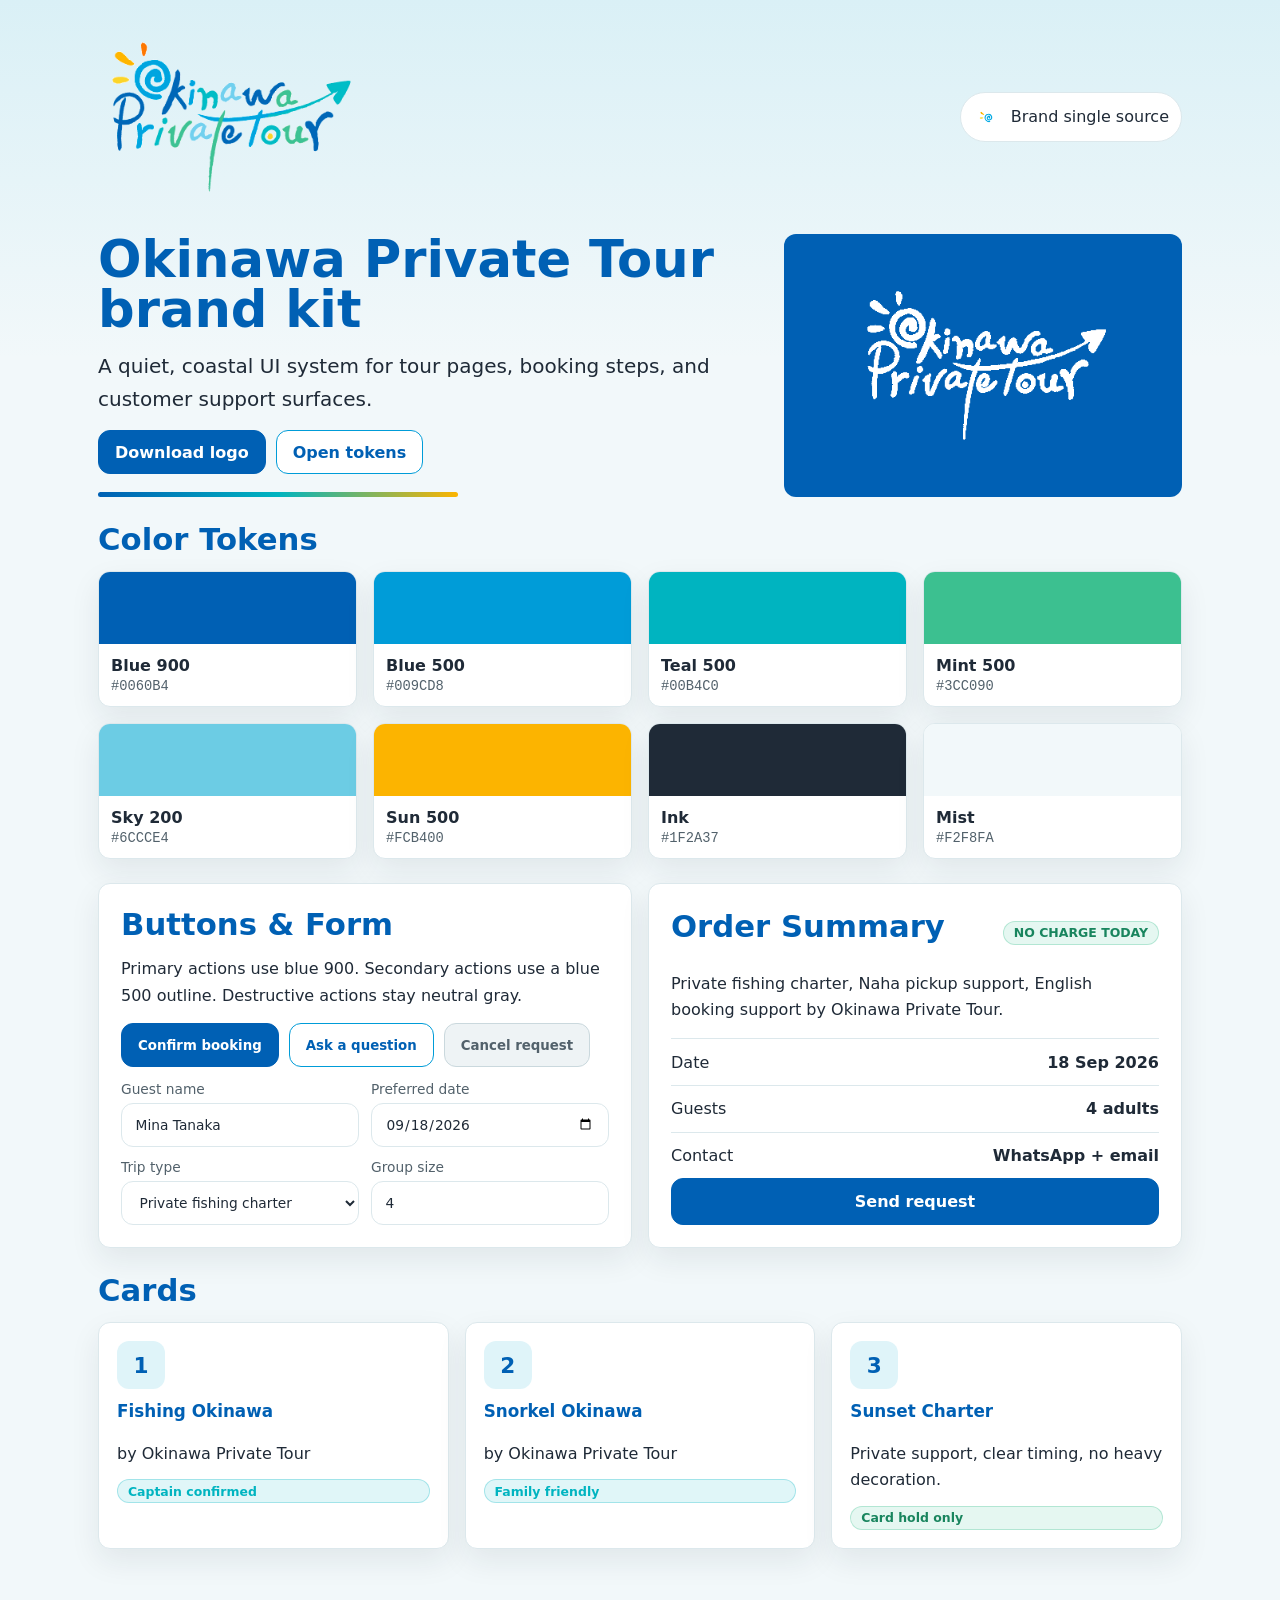
<file: brand/index.html>
<!doctype html>
<html lang="en">
<head>
  <meta charset="utf-8">
  <meta name="viewport" content="width=device-width, initial-scale=1">
  <meta name="robots" content="noindex,follow">
  <title>Okinawa Private Tour Brand Kit</title>
  <meta name="description" content="Logo, tokens, and UI usage reference for Okinawa Private Tour.">
  <link rel="icon" href="/brand/logo/favicon-32.png" sizes="32x32">
  <link rel="apple-touch-icon" href="/brand/logo/apple-touch-icon-180.png">
  <link rel="stylesheet" href="/brand/tokens.css">
  <style>
    * {
      box-sizing: border-box;
    }

    body {
      margin: 0;
    }

    .page {
      background:
        linear-gradient(180deg, rgba(108, 204, 228, 0.18), transparent 360px),
        var(--opt-mist);
      color: var(--opt-ink);
      font-family: var(--opt-font-body);
      min-height: 100vh;
    }

    .wrap {
      margin: 0 auto;
      max-width: 1120px;
      padding: 28px 18px 56px;
    }

    .topbar {
      align-items: center;
      display: flex;
      gap: 18px;
      justify-content: space-between;
      margin-bottom: 28px;
    }

    .brand-logo {
      display: block;
      height: auto;
      max-width: 260px;
      width: min(62vw, 260px);
    }

    .avatar-chip {
      align-items: center;
      background: var(--opt-paper);
      border: 1px solid var(--opt-border);
      border-radius: 999px;
      display: inline-flex;
      gap: 8px;
      padding: 7px 12px 7px 8px;
    }

    .avatar-chip img {
      height: 34px;
      width: 34px;
    }

    h1,
    h2,
    h3 {
      color: var(--opt-blue-900);
      font-family: var(--opt-font-heading);
      letter-spacing: 0;
      margin: 0;
    }

    h1 {
      font-size: clamp(2rem, 4vw, 4rem);
      line-height: 0.98;
      max-width: 780px;
    }

    h2 {
      font-size: clamp(1.35rem, 2.4vw, 2rem);
      margin-bottom: 14px;
    }

    h3 {
      font-size: 1.05rem;
      margin-bottom: 8px;
    }

    p {
      line-height: 1.65;
      margin: 0;
    }

    .intro {
      display: grid;
      gap: 22px;
      grid-template-columns: minmax(0, 1.25fr) minmax(280px, 0.75fr);
      margin-bottom: 24px;
    }

    .lead {
      font-size: clamp(1rem, 2vw, 1.25rem);
      margin-top: 16px;
      max-width: 700px;
    }

    .panel {
      padding: 22px;
    }

    .dark-panel {
      background: var(--opt-blue-900);
      border-radius: var(--opt-radius);
      color: var(--opt-paper);
      display: grid;
      min-height: 210px;
      place-items: center;
      padding: 28px;
    }

    .dark-panel img {
      max-width: 260px;
      width: 100%;
    }

    .section {
      margin-top: 24px;
    }

    .grid {
      display: grid;
      gap: 16px;
    }

    .swatches {
      grid-template-columns: repeat(4, minmax(0, 1fr));
    }

    .swatch {
      min-height: 132px;
      overflow: hidden;
      padding: 0;
    }

    .swatch-color {
      min-height: 72px;
    }

    .swatch-copy {
      padding: 12px;
    }

    .swatch-copy strong,
    .summary-row strong {
      display: block;
      font-family: var(--opt-font-heading);
    }

    .swatch-copy code {
      color: #52616B;
      font-size: 0.86rem;
    }

    .components {
      grid-template-columns: 1fr 1fr;
    }

    .button-row {
      display: flex;
      flex-wrap: wrap;
      gap: 10px;
      margin-top: 14px;
    }

    .cards {
      grid-template-columns: repeat(3, minmax(0, 1fr));
    }

    .sample-card {
      display: flex;
      flex-direction: column;
      gap: 12px;
      min-height: 210px;
      padding: 18px;
    }

    .sample-card .icon {
      align-items: center;
      background: rgba(108, 204, 228, 0.22);
      border-radius: var(--opt-radius);
      color: var(--opt-blue-900);
      display: inline-flex;
      font-family: var(--opt-font-heading);
      font-size: 1.35rem;
      font-weight: 900;
      height: 48px;
      justify-content: center;
      width: 48px;
    }

    .form-grid {
      display: grid;
      gap: 12px;
      grid-template-columns: 1fr 1fr;
      margin-top: 14px;
    }

    label {
      color: #52616B;
      display: grid;
      font-size: 0.86rem;
      gap: 6px;
    }

    .summary {
      display: grid;
      gap: 12px;
    }

    .summary-head {
      align-items: center;
      display: flex;
      gap: 10px;
      justify-content: space-between;
    }

    .summary-row {
      align-items: center;
      border-top: 1px solid var(--opt-border);
      display: flex;
      justify-content: space-between;
      padding-top: 12px;
    }

    .accent-line {
      background: linear-gradient(90deg, var(--opt-blue-900), var(--opt-teal-500), var(--opt-sun-500));
      border-radius: 999px;
      height: 5px;
      margin-top: 18px;
      max-width: 360px;
    }

    @media (max-width: 760px) {
      .topbar,
      .intro,
      .components {
        grid-template-columns: 1fr;
      }

      .topbar {
        align-items: flex-start;
        display: grid;
      }

      .swatches,
      .cards {
        grid-template-columns: repeat(2, minmax(0, 1fr));
      }
    }

    @media (max-width: 430px) {
      .wrap {
        padding-left: 14px;
        padding-right: 14px;
      }

      .panel,
      .sample-card {
        padding: 16px;
      }

      .swatches,
      .cards,
      .form-grid {
        grid-template-columns: 1fr;
      }

      .button-row .opt-button {
        width: 100%;
      }
    }
  </style>
</head>
<body>
  <main class="page">
    <div class="wrap">
      <header class="topbar">
        <img class="brand-logo" src="/brand/logo/okinawa-private-tour-horizontal.png" alt="Okinawa Private Tour">
        <span class="avatar-chip">
          <img src="/brand/logo/okinawa-private-tour-avatar.png" alt="">
          Brand single source
        </span>
      </header>

      <section class="intro">
        <div>
          <h1>Okinawa Private Tour brand kit</h1>
          <p class="lead">A quiet, coastal UI system for tour pages, booking steps, and customer support surfaces.</p>
          <div class="button-row">
            <a class="opt-button opt-button-primary" href="/brand/logo/okinawa-private-tour-horizontal.png">Download logo</a>
            <a class="opt-button opt-button-secondary" href="/brand/tokens.css">Open tokens</a>
          </div>
          <div class="accent-line" aria-hidden="true"></div>
        </div>
        <div class="dark-panel">
          <img src="/brand/logo/okinawa-private-tour-white.png" alt="Okinawa Private Tour white logo">
        </div>
      </section>

      <section class="section">
        <h2>Color Tokens</h2>
        <div class="grid swatches">
          <article class="opt-card swatch">
            <div class="swatch-color" style="background:#0060B4"></div>
            <div class="swatch-copy"><strong>Blue 900</strong><code>#0060B4</code></div>
          </article>
          <article class="opt-card swatch">
            <div class="swatch-color" style="background:#009CD8"></div>
            <div class="swatch-copy"><strong>Blue 500</strong><code>#009CD8</code></div>
          </article>
          <article class="opt-card swatch">
            <div class="swatch-color" style="background:#00B4C0"></div>
            <div class="swatch-copy"><strong>Teal 500</strong><code>#00B4C0</code></div>
          </article>
          <article class="opt-card swatch">
            <div class="swatch-color" style="background:#3CC090"></div>
            <div class="swatch-copy"><strong>Mint 500</strong><code>#3CC090</code></div>
          </article>
          <article class="opt-card swatch">
            <div class="swatch-color" style="background:#6CCCE4"></div>
            <div class="swatch-copy"><strong>Sky 200</strong><code>#6CCCE4</code></div>
          </article>
          <article class="opt-card swatch">
            <div class="swatch-color" style="background:#FCB400"></div>
            <div class="swatch-copy"><strong>Sun 500</strong><code>#FCB400</code></div>
          </article>
          <article class="opt-card swatch">
            <div class="swatch-color" style="background:#1F2A37"></div>
            <div class="swatch-copy"><strong>Ink</strong><code>#1F2A37</code></div>
          </article>
          <article class="opt-card swatch">
            <div class="swatch-color" style="background:#F2F8FA"></div>
            <div class="swatch-copy"><strong>Mist</strong><code>#F2F8FA</code></div>
          </article>
        </div>
      </section>

      <section class="section grid components">
        <article class="opt-card panel">
          <h2>Buttons & Form</h2>
          <p>Primary actions use blue 900. Secondary actions use a blue 500 outline. Destructive actions stay neutral gray.</p>
          <div class="button-row">
            <button class="opt-button opt-button-primary" type="button">Confirm booking</button>
            <button class="opt-button opt-button-secondary" type="button">Ask a question</button>
            <button class="opt-button opt-button-danger" type="button">Cancel request</button>
          </div>
          <div class="form-grid">
            <label>Guest name
              <input class="opt-field" value="Mina Tanaka">
            </label>
            <label>Preferred date
              <input class="opt-field" type="date" value="2026-09-18">
            </label>
            <label>Trip type
              <select class="opt-field">
                <option>Private fishing charter</option>
                <option>Snorkel boat</option>
                <option>Sunset cruise</option>
              </select>
            </label>
            <label>Group size
              <input class="opt-field" type="number" value="4">
            </label>
          </div>
        </article>

        <article class="opt-card panel summary">
          <div class="summary-head">
            <h2>Order Summary</h2>
            <span class="opt-tag opt-tag-success">NO CHARGE TODAY</span>
          </div>
          <p>Private fishing charter, Naha pickup support, English booking support by Okinawa Private Tour.</p>
          <div class="summary-row"><span>Date</span><strong>18 Sep 2026</strong></div>
          <div class="summary-row"><span>Guests</span><strong>4 adults</strong></div>
          <div class="summary-row"><span>Contact</span><strong>WhatsApp + email</strong></div>
          <a class="opt-button opt-button-primary" href="mailto:info@nice.okinawa">Send request</a>
        </article>
      </section>

      <section class="section">
        <h2>Cards</h2>
        <div class="grid cards">
          <article class="opt-card sample-card">
            <span class="icon">1</span>
            <h3>Fishing Okinawa</h3>
            <p>by Okinawa Private Tour</p>
            <span class="opt-tag">Captain confirmed</span>
          </article>
          <article class="opt-card sample-card">
            <span class="icon">2</span>
            <h3>Snorkel Okinawa</h3>
            <p>by Okinawa Private Tour</p>
            <span class="opt-tag">Family friendly</span>
          </article>
          <article class="opt-card sample-card">
            <span class="icon">3</span>
            <h3>Sunset Charter</h3>
            <p>Private support, clear timing, no heavy decoration.</p>
            <span class="opt-tag opt-tag-success">Card hold only</span>
          </article>
        </div>
      </section>
    </div>
  </main>
</body>
</html>
</file>
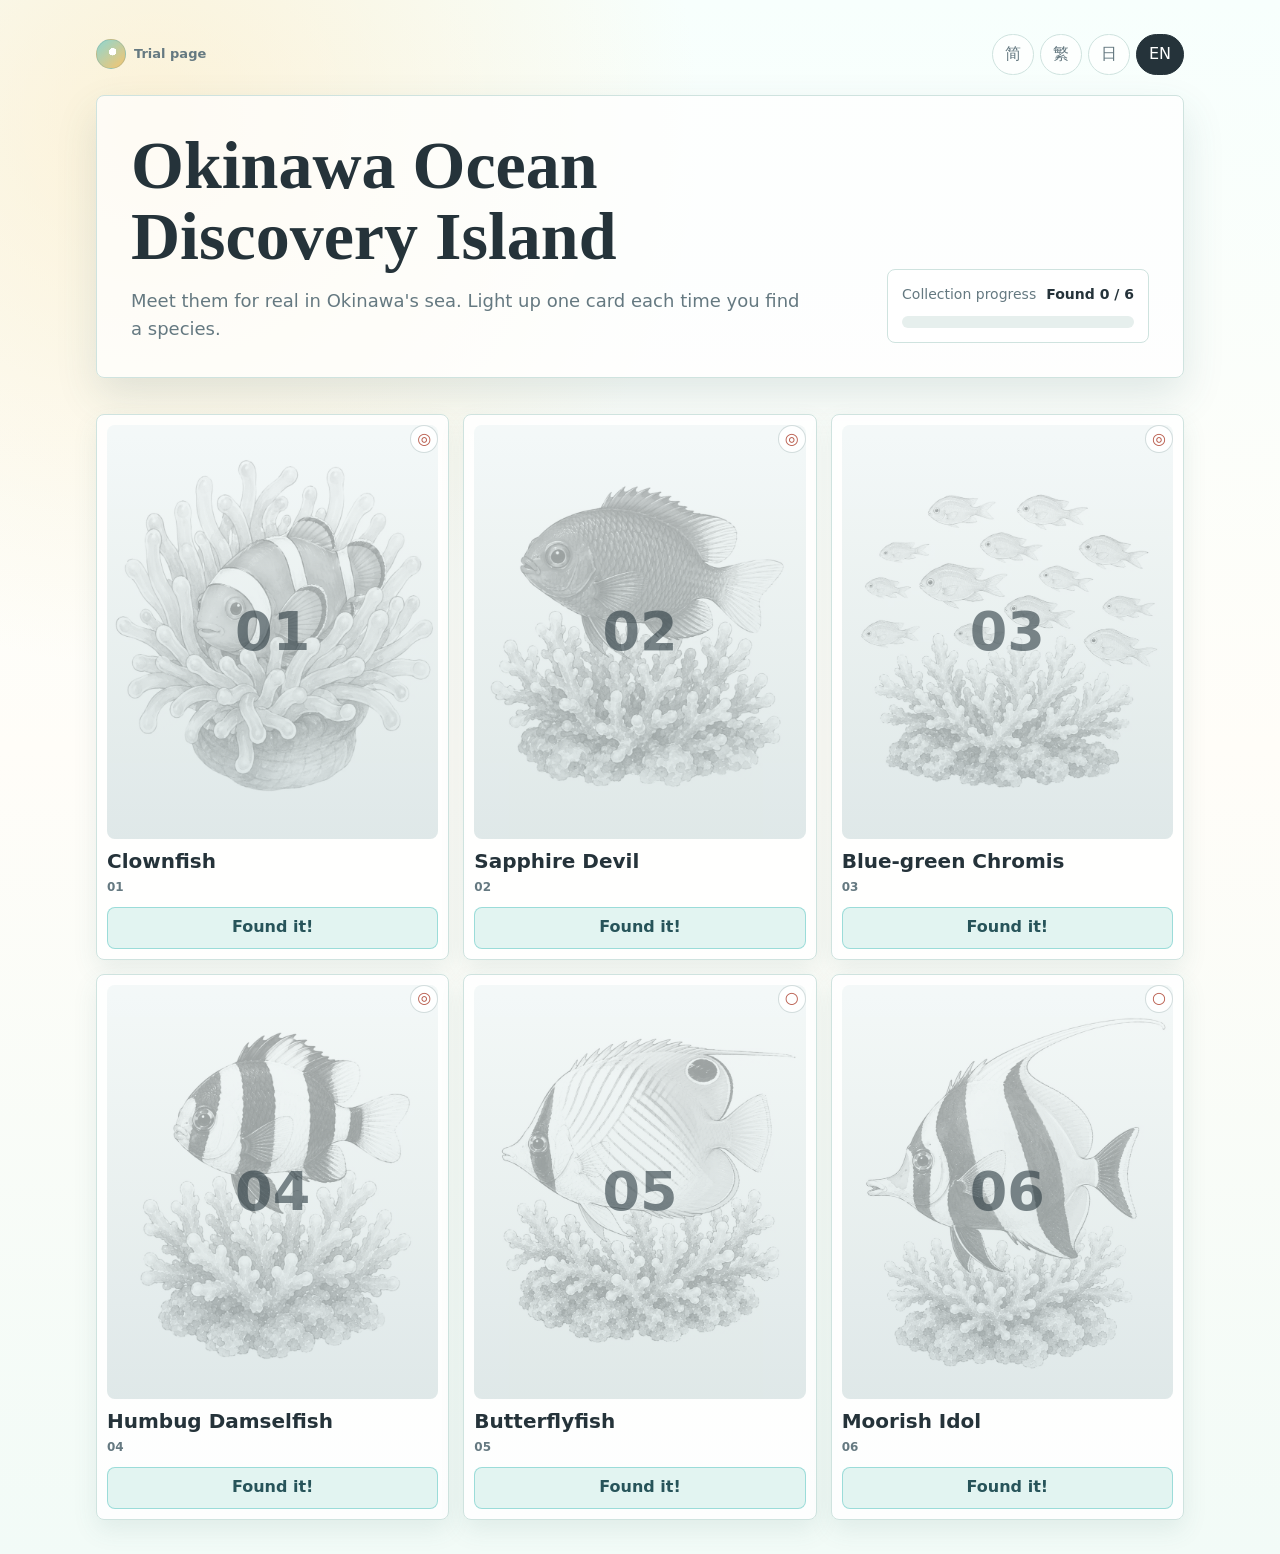
<file: island/index.html>
<!doctype html>
<html lang="zh-Hans">
<head>
<meta charset="utf-8">
<meta name="viewport" content="width=device-width, initial-scale=1">
<meta name="robots" content="noindex,nofollow,noarchive">
<title>冲绳海洋发现岛</title>
<meta name="description" content="在冲绳的海里真实遇见它们，每发现一种就点亮一张卡。">
<style>
  :root {
    color-scheme: light;
    --paper: #fffdf7;
    --wash: #f3fbfa;
    --wash-strong: #e2f4f1;
    --ink: #25333a;
    --muted: #657981;
    --line: #cfe3df;
    --accent: #f08f79;
    --accent-dark: #ba5f50;
    --sun: #f8ca6a;
    --card: rgba(255,255,255,.88);
    --shadow: 0 18px 42px rgba(57, 98, 105, .14);
    --radius: 8px;
    --font: "Hiragino Kaku Gothic ProN", "Yu Gothic", "Noto Sans SC", "PingFang SC", system-ui, sans-serif;
    --serif: Georgia, "Songti SC", serif;
  }

  * { box-sizing: border-box; }
  html { min-width: 320px; }
  body {
    margin: 0;
    background:
      radial-gradient(circle at 12% 8%, rgba(255, 231, 186, .55), transparent 30%),
      linear-gradient(180deg, #f7fffd 0%, #fffdf8 48%, #f2fbf7 100%);
    color: var(--ink);
    font-family: var(--font);
    line-height: 1.55;
  }

  button {
    font: inherit;
  }

  .page {
    width: min(1120px, 100%);
    margin: 0 auto;
    padding: 20px 16px 34px;
  }

  .hero {
    padding: 14px 0 18px;
  }

  .topline {
    display: flex;
    align-items: center;
    justify-content: space-between;
    gap: 14px;
    margin-bottom: 20px;
  }

  .brand-mark {
    display: inline-flex;
    align-items: center;
    gap: 8px;
    color: var(--muted);
    font-size: 13px;
    font-weight: 700;
  }

  .brand-mark::before {
    content: "";
    width: 28px;
    height: 28px;
    border-radius: 50%;
    background:
      radial-gradient(circle at 56% 42%, #fff 0 16%, transparent 17%),
      linear-gradient(140deg, #8fd6d0, #f7c56f);
    border: 1px solid rgba(93, 139, 139, .26);
  }

  .lang-switch {
    display: flex;
    flex-wrap: wrap;
    justify-content: flex-end;
    gap: 6px;
  }

  .lang-switch button,
  .plain-btn {
    border: 1px solid var(--line);
    background: rgba(255,255,255,.78);
    color: var(--muted);
    border-radius: 999px;
    min-height: 36px;
    padding: 7px 12px;
    cursor: pointer;
  }

  .lang-switch button[aria-pressed="true"] {
    background: var(--ink);
    border-color: var(--ink);
    color: white;
  }

  .hero-main {
    display: grid;
    grid-template-columns: minmax(0, 1fr) auto;
    align-items: end;
    gap: 22px;
    border: 1px solid var(--line);
    border-radius: var(--radius);
    background: rgba(255,255,255,.72);
    box-shadow: var(--shadow);
    padding: clamp(18px, 4vw, 34px);
  }

  h1 {
    margin: 0;
    font-family: var(--serif);
    font-size: clamp(34px, 7vw, 68px);
    line-height: 1.04;
    letter-spacing: 0;
  }

  .lead {
    max-width: 680px;
    margin: 16px 0 0;
    color: var(--muted);
    font-size: clamp(15px, 2.3vw, 18px);
  }

  .progress-box {
    width: min(270px, 100%);
    background: #ffffff;
    border: 1px solid var(--line);
    border-radius: var(--radius);
    padding: 14px;
  }

  .progress-label {
    display: flex;
    justify-content: space-between;
    gap: 10px;
    color: var(--muted);
    font-size: 14px;
    margin-bottom: 10px;
  }

  .progress-count {
    color: var(--ink);
    font-weight: 800;
  }

  .progress-track {
    height: 12px;
    border-radius: 999px;
    background: #e6efed;
    overflow: hidden;
  }

  .progress-fill {
    height: 100%;
    width: 0%;
    border-radius: inherit;
    background: linear-gradient(90deg, #7ed3cf, var(--sun), var(--accent));
    transition: width .25s ease;
  }

  .celebration {
    display: none;
    margin-top: 14px;
    border: 1px solid #f2d3a6;
    background: #fff7df;
    border-radius: var(--radius);
    padding: 12px 14px;
    color: #805b20;
    font-weight: 700;
  }

  .celebration.show {
    display: block;
  }

  .grid {
    display: grid;
    grid-template-columns: repeat(3, minmax(0, 1fr));
    gap: 14px;
    margin-top: 18px;
  }

  .card {
    position: relative;
    display: grid;
    grid-template-rows: auto 1fr auto;
    gap: 10px;
    min-width: 0;
    border: 1px solid var(--line);
    border-radius: var(--radius);
    background: var(--card);
    box-shadow: 0 10px 24px rgba(58, 105, 110, .1);
    padding: 10px;
  }

  .rarity {
    position: absolute;
    z-index: 2;
    right: 10px;
    top: 10px;
    min-width: 28px;
    height: 28px;
    display: grid;
    place-items: center;
    border-radius: 50%;
    background: rgba(255,255,255,.9);
    border: 1px solid rgba(96, 134, 132, .28);
    color: var(--accent-dark);
    font-weight: 900;
  }

  .image-button {
    position: relative;
    overflow: hidden;
    aspect-ratio: 4 / 5;
    width: 100%;
    padding: 0;
    border: 0;
    border-radius: var(--radius);
    background: var(--wash);
    cursor: pointer;
  }

  .image-button img {
    width: 100%;
    height: 100%;
    object-fit: cover;
    filter: grayscale(1) contrast(.92);
    opacity: .38;
    transform: scale(1.01);
    transition: filter .22s ease, opacity .22s ease, transform .22s ease;
  }

  .card.found .image-button img {
    filter: none;
    opacity: 1;
  }

  .image-button:hover img,
  .image-button:focus-visible img {
    transform: scale(1.035);
  }

  .silhouette {
    position: absolute;
    inset: 0;
    display: grid;
    place-items: center;
    color: rgba(37, 51, 58, .58);
    font-size: clamp(36px, 8vw, 54px);
    font-weight: 900;
    letter-spacing: 0;
    background: linear-gradient(180deg, rgba(255,255,255,.05), rgba(119, 149, 151, .16));
    pointer-events: none;
  }

  .card.found .silhouette {
    opacity: 0;
  }

  .badge {
    position: absolute;
    left: 10px;
    top: 10px;
    z-index: 2;
    display: none;
    border: 1px solid rgba(186, 95, 80, .3);
    background: #fff9f2;
    color: var(--accent-dark);
    border-radius: 999px;
    padding: 4px 8px;
    font-size: 12px;
    font-weight: 800;
  }

  .card.found .badge {
    display: inline-block;
  }

  .card-title {
    min-width: 0;
  }

  .card-title h2 {
    margin: 0;
    font-size: clamp(15px, 2.6vw, 20px);
    line-height: 1.25;
    letter-spacing: 0;
    overflow-wrap: anywhere;
  }

  .card-title p {
    margin: 4px 0 0;
    color: var(--muted);
    font-size: 12px;
    font-weight: 700;
  }

  .discover-btn {
    width: 100%;
    min-height: 42px;
    border: 1px solid rgba(126, 211, 207, .7);
    background: var(--wash-strong);
    color: #27545a;
    border-radius: var(--radius);
    font-weight: 900;
    cursor: pointer;
  }

  .card.found .discover-btn {
    border-color: rgba(240, 143, 121, .55);
    background: #fff3ea;
    color: var(--accent-dark);
  }

  .modal {
    position: fixed;
    inset: 0;
    z-index: 20;
    display: none;
    align-items: center;
    justify-content: center;
    padding: 18px;
    background: rgba(31, 48, 54, .48);
  }

  .modal.open {
    display: flex;
  }

  .dialog {
    width: min(840px, 100%);
    max-height: min(720px, 92vh);
    display: grid;
    grid-template-columns: minmax(0, .95fr) minmax(0, 1fr);
    gap: 18px;
    overflow: auto;
    background: var(--paper);
    border: 1px solid var(--line);
    border-radius: var(--radius);
    padding: 14px;
    box-shadow: 0 24px 70px rgba(22, 42, 48, .35);
  }

  .detail-image {
    position: relative;
    overflow: hidden;
    border-radius: var(--radius);
    background: var(--wash);
  }

  .detail-image img {
    width: 100%;
    height: 100%;
    min-height: 320px;
    object-fit: cover;
  }

  .detail-body {
    display: flex;
    flex-direction: column;
    gap: 12px;
    min-width: 0;
    padding: 4px 2px 2px;
  }

  .dialog-head {
    display: flex;
    justify-content: space-between;
    align-items: start;
    gap: 12px;
  }

  .dialog h2 {
    margin: 0;
    font-size: clamp(24px, 4vw, 36px);
    line-height: 1.12;
    letter-spacing: 0;
  }

  .close-btn {
    flex: 0 0 auto;
    display: grid;
    place-items: center;
    width: 40px;
    height: 40px;
    border: 1px solid var(--line);
    border-radius: 50%;
    background: #fff;
    color: var(--ink);
    font-size: 24px;
    line-height: 1;
    cursor: pointer;
  }

  .detail-num {
    color: var(--muted);
    font-weight: 800;
    font-size: 13px;
  }

  .fact {
    border: 1px solid var(--line);
    background: #fff;
    border-radius: var(--radius);
    padding: 12px;
  }

  .fact b {
    display: block;
    margin-bottom: 4px;
    color: #3e6d70;
    font-size: 13px;
  }

  .fact p {
    margin: 0;
    color: var(--ink);
  }

  .detail-actions {
    margin-top: auto;
  }

  .detail-actions .discover-btn {
    max-width: 260px;
  }

  @media (max-width: 760px) {
    .hero-main {
      grid-template-columns: 1fr;
    }

    .progress-box {
      width: 100%;
    }

    .grid {
      grid-template-columns: repeat(2, minmax(0, 1fr));
      gap: 10px;
    }

    .card {
      padding: 8px;
      gap: 8px;
    }

    .dialog {
      grid-template-columns: 1fr;
    }

    .detail-image img {
      min-height: auto;
      aspect-ratio: 4 / 5;
    }
  }

  @media (max-width: 390px) {
    .page {
      padding-left: 10px;
      padding-right: 10px;
    }

    .topline {
      align-items: flex-start;
      flex-direction: column;
    }

    .lang-switch {
      justify-content: flex-start;
    }

    .grid {
      gap: 8px;
    }

    .card {
      padding: 7px;
    }

    .discover-btn {
      min-height: 40px;
      padding: 4px 6px;
      font-size: 13px;
    }
  }
</style>
</head>
<body>
<main class="page">
  <header class="hero">
    <div class="topline">
      <div class="brand-mark" data-i18n="brand">试用页</div>
      <nav class="lang-switch" aria-label="Language">
        <button type="button" data-lang="zh">简</button>
        <button type="button" data-lang="zhTW">繁</button>
        <button type="button" data-lang="ja">日</button>
        <button type="button" data-lang="en">EN</button>
      </nav>
    </div>
    <section class="hero-main" aria-labelledby="page-title">
      <div>
        <h1 id="page-title" data-i18n="title">冲绳海洋发现岛</h1>
        <p class="lead" data-i18n="lead">在冲绳的海里真实遇见它们，每发现一种就点亮一张卡。</p>
      </div>
      <aside class="progress-box" aria-live="polite">
        <div class="progress-label">
          <span data-i18n="progressLabel">收集进度</span>
          <span class="progress-count" id="progressText">已发现 0 / 6</span>
        </div>
        <div class="progress-track" aria-hidden="true">
          <div class="progress-fill" id="progressFill"></div>
        </div>
        <div class="celebration" id="celebration" data-i18n="celebration">全部发现！你完成了冲绳海洋小小观察员任务。</div>
      </aside>
    </section>
  </header>

  <section class="grid" id="cardGrid" aria-label="Species cards"></section>
</main>

<div class="modal" id="modal" role="dialog" aria-modal="true" aria-labelledby="detailTitle">
  <article class="dialog">
    <div class="detail-image">
      <img id="detailImg" alt="">
    </div>
    <div class="detail-body">
      <div class="dialog-head">
        <div>
          <div class="detail-num" id="detailNum"></div>
          <h2 id="detailTitle"></h2>
        </div>
        <button type="button" class="close-btn" id="closeModal" aria-label="Close">×</button>
      </div>
      <section class="fact">
        <b data-i18n="introLabel">认识它</b>
        <p id="detailIntro"></p>
      </section>
      <section class="fact">
        <b data-i18n="whereLabel">在哪里找</b>
        <p id="detailWhere"></p>
      </section>
      <section class="fact">
        <b data-i18n="missionLabel">小任务</b>
        <p id="detailMission"></p>
      </section>
      <div class="detail-actions">
        <button type="button" class="discover-btn" id="detailToggle"></button>
      </div>
    </div>
  </article>
</div>

<script id="cards-data" type="application/json">
{
  "meta": { "scene": "snorkel", "sceneName": { "zh": "浮潜", "zhTW": "浮潛", "ja": "スノーケリング", "en": "Snorkeling" }, "version": "2026-07-27" },
  "species": [
    {
      "id": "sp01", "num": "01", "rarity": "◎", "type": "normal", "img": "img/sp01.webp",
      "name": { "zh": "小丑鱼", "zhTW": "小丑魚", "ja": "クマノミ", "en": "Clownfish" },
      "intro": {
        "zh": "住在海葵里的小橘鱼，海葵有毒但它不怕——因为身上有一层\u201c魔法黏液\u201d。",
        "zhTW": "住在海葵裡的小橘魚，海葵有毒但牠不怕——因為身上有一層「魔法黏液」。",
        "ja": "イソギンチャクの中にすむオレンジ色の魚。毒があるイソギンチャクも、体の「まほうのねんえき」のおかげでへっちゃら。",
        "en": "A little orange fish that lives inside a sea anemone. The anemone stings—but not this fish, thanks to its \"magic slime coat.\""
      },
      "where": { "zh": "浅礁的海葵丛", "zhTW": "淺礁的海葵叢", "ja": "浅いサンゴ礁のイソギンチャク", "en": "In anemones on shallow reefs" },
      "mission": { "zh": "数数这个海葵家里住了几条", "zhTW": "數數這個海葵家裡住了幾條", "ja": "この家に何びき住んでいるか数えてみよう", "en": "Count how many live in this one home" }
    },
    {
      "id": "sp02", "num": "02", "rarity": "◎", "type": "normal", "img": "img/sp02.webp",
      "name": { "zh": "琉璃雀鲷", "zhTW": "琉璃雀鯛", "ja": "ルリスズメダイ", "en": "Sapphire Devil" },
      "intro": {
        "zh": "蓝得像通了电，冲绳海里最亮的一抹蓝。",
        "zhTW": "藍得像通了電，沖繩海裡最亮的一抹藍。",
        "ja": "電気がついたみたいなまぶしいブルー。沖縄の海でいちばん光る青。",
        "en": "Blue like it's plugged in—the brightest blue in Okinawa's sea."
      },
      "where": { "zh": "珊瑚缝里钻来钻去", "zhTW": "珊瑚縫裡鑽來鑽去", "ja": "サンゴのすきまを出たり入ったり", "en": "Darting in and out of coral cracks" },
      "mission": { "zh": "阳光下看它变不变色", "zhTW": "陽光下看牠變不變色", "ja": "日ざしの下で色が変わるか見てみよう", "en": "Watch if its color shifts in the sunlight" }
    },
    {
      "id": "sp03", "num": "03", "rarity": "◎", "type": "normal", "img": "img/sp03.webp",
      "name": { "zh": "银蓝雀鲷", "zhTW": "銀藍雀鯛", "ja": "デバスズメダイ", "en": "Blue-green Chromis" },
      "intro": {
        "zh": "几十条一起行动的淡蓝小鱼云，你游过去它们\u201c唰\u201d地散开又合上。",
        "zhTW": "幾十條一起行動的淡藍小魚雲，你游過去牠們「唰」地散開又合上。",
        "ja": "何十ぴきもいっしょに動く、うすい青の魚のくも。近づくとサッと広がって、また集まる。",
        "en": "A pale-blue cloud of dozens of fish—swim close and they burst apart, then flow back together."
      },
      "where": { "zh": "枝珊瑚上方成群", "zhTW": "枝珊瑚上方成群", "ja": "枝サンゴの上にむれで", "en": "Schooling above staghorn coral" },
      "mission": { "zh": "估一估这群有多少条", "zhTW": "估一估這群有多少條", "ja": "この群れはだいたい何びきか当ててみよう", "en": "Guess how many are in the cloud" }
    },
    {
      "id": "sp04", "num": "04", "rarity": "◎", "type": "normal", "img": "img/sp04.webp",
      "name": { "zh": "三带圆雀鲷", "zhTW": "三帶圓雀鯛", "ja": "ミスジリュウキュウスズメダイ", "en": "Humbug Damselfish" },
      "intro": {
        "zh": "穿黑白条纹衫的小家伙，像海里的小斑马。",
        "zhTW": "穿黑白條紋衫的小傢伙，像海裡的小斑馬。",
        "ja": "白黒しましまのシャツを着た、海の小さなシマウマ。",
        "en": "A little fish in a black-and-white striped shirt—the sea's tiny zebra."
      },
      "where": { "zh": "枝珊瑚丛，从不游远", "zhTW": "枝珊瑚叢，從不游遠", "ja": "枝サンゴのそばからはなれない", "en": "Always close to staghorn coral" },
      "mission": { "zh": "数清它有几条黑带", "zhTW": "數清牠有幾條黑帶", "ja": "黒いすじが何本あるか数えよう", "en": "Count its black stripes" }
    },
    {
      "id": "sp05", "num": "05", "rarity": "○", "type": "normal", "img": "img/sp05.webp",
      "name": { "zh": "蝴蝶鱼", "zhTW": "蝴蝶魚", "ja": "チョウチョウウオ", "en": "Butterflyfish" },
      "intro": {
        "zh": "海里的蝴蝶，尾巴附近有个\u201c假眼睛\u201d骗敌人认错头尾。",
        "zhTW": "海裡的蝴蝶，尾巴附近有個「假眼睛」騙敵人認錯頭尾。",
        "ja": "海のチョウチョ。しっぽの近くに「にせものの目」があって、敵に頭とおしりをまちがえさせる。",
        "en": "The butterfly of the sea—it wears a \"fake eye\" near the tail to fool enemies about which end is the head."
      },
      "where": { "zh": "礁盘边缘成对出现", "zhTW": "礁盤邊緣成對出現", "ja": "サンゴ礁のふちにペアで", "en": "In pairs along the reef edge" },
      "mission": { "zh": "找到它的假眼睛", "zhTW": "找到牠的假眼睛", "ja": "にせものの目を見つけよう", "en": "Find the fake eye" }
    },
    {
      "id": "sp06", "num": "06", "rarity": "○", "type": "normal", "img": "img/sp06.webp",
      "name": { "zh": "角镰鱼", "zhTW": "角鐮魚", "ja": "ツノダシ", "en": "Moorish Idol" },
      "intro": {
        "zh": "额头拖一条白丝带，游起来像旗子在飘。",
        "zhTW": "額頭拖一條白絲帶，游起來像旗子在飄。",
        "ja": "おでこから白いリボンをなびかせて、旗みたいに泳ぐ。",
        "en": "Trails a white ribbon from its forehead and swims like a waving flag."
      },
      "where": { "zh": "礁区中层水", "zhTW": "礁區中層水", "ja": "サンゴ礁のまん中あたりの水深", "en": "Mid-water over the reef" },
      "mission": { "zh": "看它是一条还是一对", "zhTW": "看牠是一條還是一對", "ja": "一ぴきかペアか、たしかめよう", "en": "Check—is it alone or in a pair?" }
    }
  ]
}
</script>
<script>
  const STORAGE_KEY = "nice_activity_island_found_v1";
  const LANG_KEY = "bjt_ui_lang";
  const LANGS = ["zh", "zhTW", "ja", "en"];
  const i18n = {
    zh: {
      htmlLang: "zh-Hans",
      brand: "试用页",
      title: "冲绳海洋发现岛",
      lead: "在冲绳的海里真实遇见它们，每发现一种就点亮一张卡。",
      progressLabel: "收集进度",
      progressText: "已发现 {n} / {total}",
      foundBadge: "已发现",
      discover: "发现了！",
      undo: "取消发现",
      openCard: "打开卡片",
      introLabel: "认识它",
      whereLabel: "在哪里找",
      missionLabel: "小任务",
      celebration: "全部发现！你完成了冲绳海洋小小观察员任务。",
      close: "关闭"
    },
    zhTW: {
      htmlLang: "zh-Hant",
      brand: "試用頁",
      title: "沖繩海洋發現島",
      lead: "在沖繩的海裡真實遇見牠們，每發現一種就點亮一張卡。",
      progressLabel: "收集進度",
      progressText: "已發現 {n} / {total}",
      foundBadge: "已發現",
      discover: "發現了！",
      undo: "取消發現",
      openCard: "打開卡片",
      introLabel: "認識牠",
      whereLabel: "在哪裡找",
      missionLabel: "小任務",
      celebration: "全部發現！你完成了沖繩海洋小小觀察員任務。",
      close: "關閉"
    },
    ja: {
      htmlLang: "ja",
      brand: "おためしページ",
      title: "沖縄 海の発見島",
      lead: "沖縄の海で本当に出会える生きものたち。見つけるたびにカードをひとつ光らせよう。",
      progressLabel: "あつめた数",
      progressText: "{n} / {total} 見つけた",
      foundBadge: "発見",
      discover: "見つけた！",
      undo: "発見を取り消す",
      openCard: "カードを開く",
      introLabel: "どんな生きもの？",
      whereLabel: "どこで見つかる？",
      missionLabel: "ミッション",
      celebration: "ぜんぶ発見！沖縄の海の小さな観察員ミッションをクリアしました。",
      close: "閉じる"
    },
    en: {
      htmlLang: "en",
      brand: "Trial page",
      title: "Okinawa Ocean Discovery Island",
      lead: "Meet them for real in Okinawa's sea. Light up one card each time you find a species.",
      progressLabel: "Collection progress",
      progressText: "Found {n} / {total}",
      foundBadge: "Found",
      discover: "Found it!",
      undo: "Undo found",
      openCard: "Open card",
      introLabel: "Meet it",
      whereLabel: "Where to look",
      missionLabel: "Mission",
      celebration: "All found! You completed the little Okinawa ocean observer mission.",
      close: "Close"
    }
  };

  let data = JSON.parse(document.getElementById("cards-data").textContent);
  let lang = getInitialLang();
  let found = loadFound();
  let activeId = null;

  const grid = document.getElementById("cardGrid");
  const progressText = document.getElementById("progressText");
  const progressFill = document.getElementById("progressFill");
  const celebration = document.getElementById("celebration");
  const modal = document.getElementById("modal");
  const closeModal = document.getElementById("closeModal");
  const detailImg = document.getElementById("detailImg");
  const detailNum = document.getElementById("detailNum");
  const detailTitle = document.getElementById("detailTitle");
  const detailIntro = document.getElementById("detailIntro");
  const detailWhere = document.getElementById("detailWhere");
  const detailMission = document.getElementById("detailMission");
  const detailToggle = document.getElementById("detailToggle");

  applyLanguage();
  renderCards();
  updateProgress();

  document.querySelectorAll("[data-lang]").forEach((button) => {
    button.addEventListener("click", () => {
      lang = button.dataset.lang;
      localStorage.setItem(LANG_KEY, toStoredLang(lang));
      applyLanguage();
      renderCards();
      updateProgress();
      if (activeId) {
        openDetail(activeId);
      }
    });
  });

  closeModal.addEventListener("click", hideModal);
  modal.addEventListener("click", (event) => {
    if (event.target === modal) hideModal();
  });
  document.addEventListener("keydown", (event) => {
    if (event.key === "Escape" && modal.classList.contains("open")) hideModal();
  });
  detailToggle.addEventListener("click", () => {
    if (activeId) toggleFound(activeId);
  });

  function getInitialLang() {
    const stored = normalizeLang(localStorage.getItem(LANG_KEY));
    if (stored) return stored;
    const params = new URLSearchParams(location.search);
    const fromUrl = normalizeLang(params.get("lang") || params.get("ui"));
    if (fromUrl) return fromUrl;
    const nav = navigator.languages || [navigator.language || ""];
    for (const tag of nav) {
      const mapped = normalizeLang(tag);
      if (mapped) return mapped;
      if (tag) return "en";
    }
    return "en";
  }

  function normalizeLang(value) {
    const tag = String(value || "").toLowerCase();
    if (/^zh-(tw|hant|hk|mo)(-|$)/.test(tag)) return "zhTW";
    if (/^zh-tw$/.test(tag)) return "zhTW";
    if (/^zh($|-cn|-hans|-sg)/.test(tag)) return "zh";
    if (/^ja($|-)/.test(tag)) return "ja";
    if (/^en($|-)/.test(tag)) return "en";
    if (LANGS.includes(value)) return value;
    return "";
  }

  function toStoredLang(value) {
    return value === "zhTW" ? "zh-tw" : value;
  }

  function loadFound() {
    try {
      const saved = JSON.parse(localStorage.getItem(STORAGE_KEY) || "[]");
      return new Set(Array.isArray(saved) ? saved : []);
    } catch {
      return new Set();
    }
  }

  function saveFound() {
    localStorage.setItem(STORAGE_KEY, JSON.stringify([...found]));
  }

  function t(key) {
    return i18n[lang][key];
  }

  function applyLanguage() {
    document.documentElement.lang = t("htmlLang");
    document.title = t("title");
    document.querySelector('meta[name="description"]').setAttribute("content", t("lead"));
    document.querySelectorAll("[data-i18n]").forEach((node) => {
      node.textContent = t(node.dataset.i18n);
    });
    document.querySelectorAll("[data-lang]").forEach((button) => {
      button.setAttribute("aria-pressed", String(button.dataset.lang === lang));
    });
    closeModal.setAttribute("aria-label", t("close"));
  }

  function renderCards() {
    if (!data) return;
    grid.innerHTML = "";
    data.species.forEach((species) => {
      const isFound = found.has(species.id);
      const card = document.createElement("article");
      card.className = `card${isFound ? " found" : ""}`;
      card.dataset.id = species.id;
      card.innerHTML = `
        <span class="rarity" aria-label="rarity">${species.rarity}</span>
        <button type="button" class="image-button" aria-label="${t("openCard")}: ${escapeHtml(species.name[lang])}">
          <img src="${species.img}" alt="${escapeHtml(species.name[lang])}" loading="lazy">
          <span class="silhouette" aria-hidden="true">${species.num}</span>
          <span class="badge">${t("foundBadge")}</span>
        </button>
        <div class="card-title">
          <h2>${escapeHtml(species.name[lang])}</h2>
          <p>${species.num}</p>
        </div>
        <button type="button" class="discover-btn">${isFound ? t("undo") : t("discover")}</button>
      `;
      card.querySelector(".image-button").addEventListener("click", () => openDetail(species.id));
      card.querySelector(".discover-btn").addEventListener("click", () => toggleFound(species.id));
      grid.appendChild(card);
    });
  }

  function toggleFound(id) {
    if (found.has(id)) {
      found.delete(id);
    } else {
      found.add(id);
    }
    saveFound();
    renderCards();
    updateProgress();
    if (activeId) {
      openDetail(activeId);
    }
  }

  function updateProgress() {
    if (!data) return;
    const total = data.species.length;
    const count = data.species.filter((species) => found.has(species.id)).length;
    progressText.textContent = t("progressText").replace("{n}", count).replace("{total}", total);
    progressFill.style.width = `${(count / total) * 100}%`;
    celebration.classList.toggle("show", count === total);
  }

  function openDetail(id) {
    const species = data.species.find((item) => item.id === id);
    if (!species) return;
    activeId = id;
    detailImg.src = species.img;
    detailImg.alt = species.name[lang];
    detailNum.textContent = `${species.num} ${species.rarity}`;
    detailTitle.textContent = species.name[lang];
    detailIntro.textContent = species.intro[lang];
    detailWhere.textContent = species.where[lang];
    detailMission.textContent = species.mission[lang];
    detailToggle.textContent = found.has(id) ? t("undo") : t("discover");
    modal.classList.add("open");
    closeModal.focus();
  }

  function hideModal() {
    modal.classList.remove("open");
    activeId = null;
  }

  function escapeHtml(value) {
    return String(value)
      .replaceAll("&", "&amp;")
      .replaceAll("<", "&lt;")
      .replaceAll(">", "&gt;")
      .replaceAll('"', "&quot;")
      .replaceAll("'", "&#039;");
  }
</script>
</body>
</html>
</file>
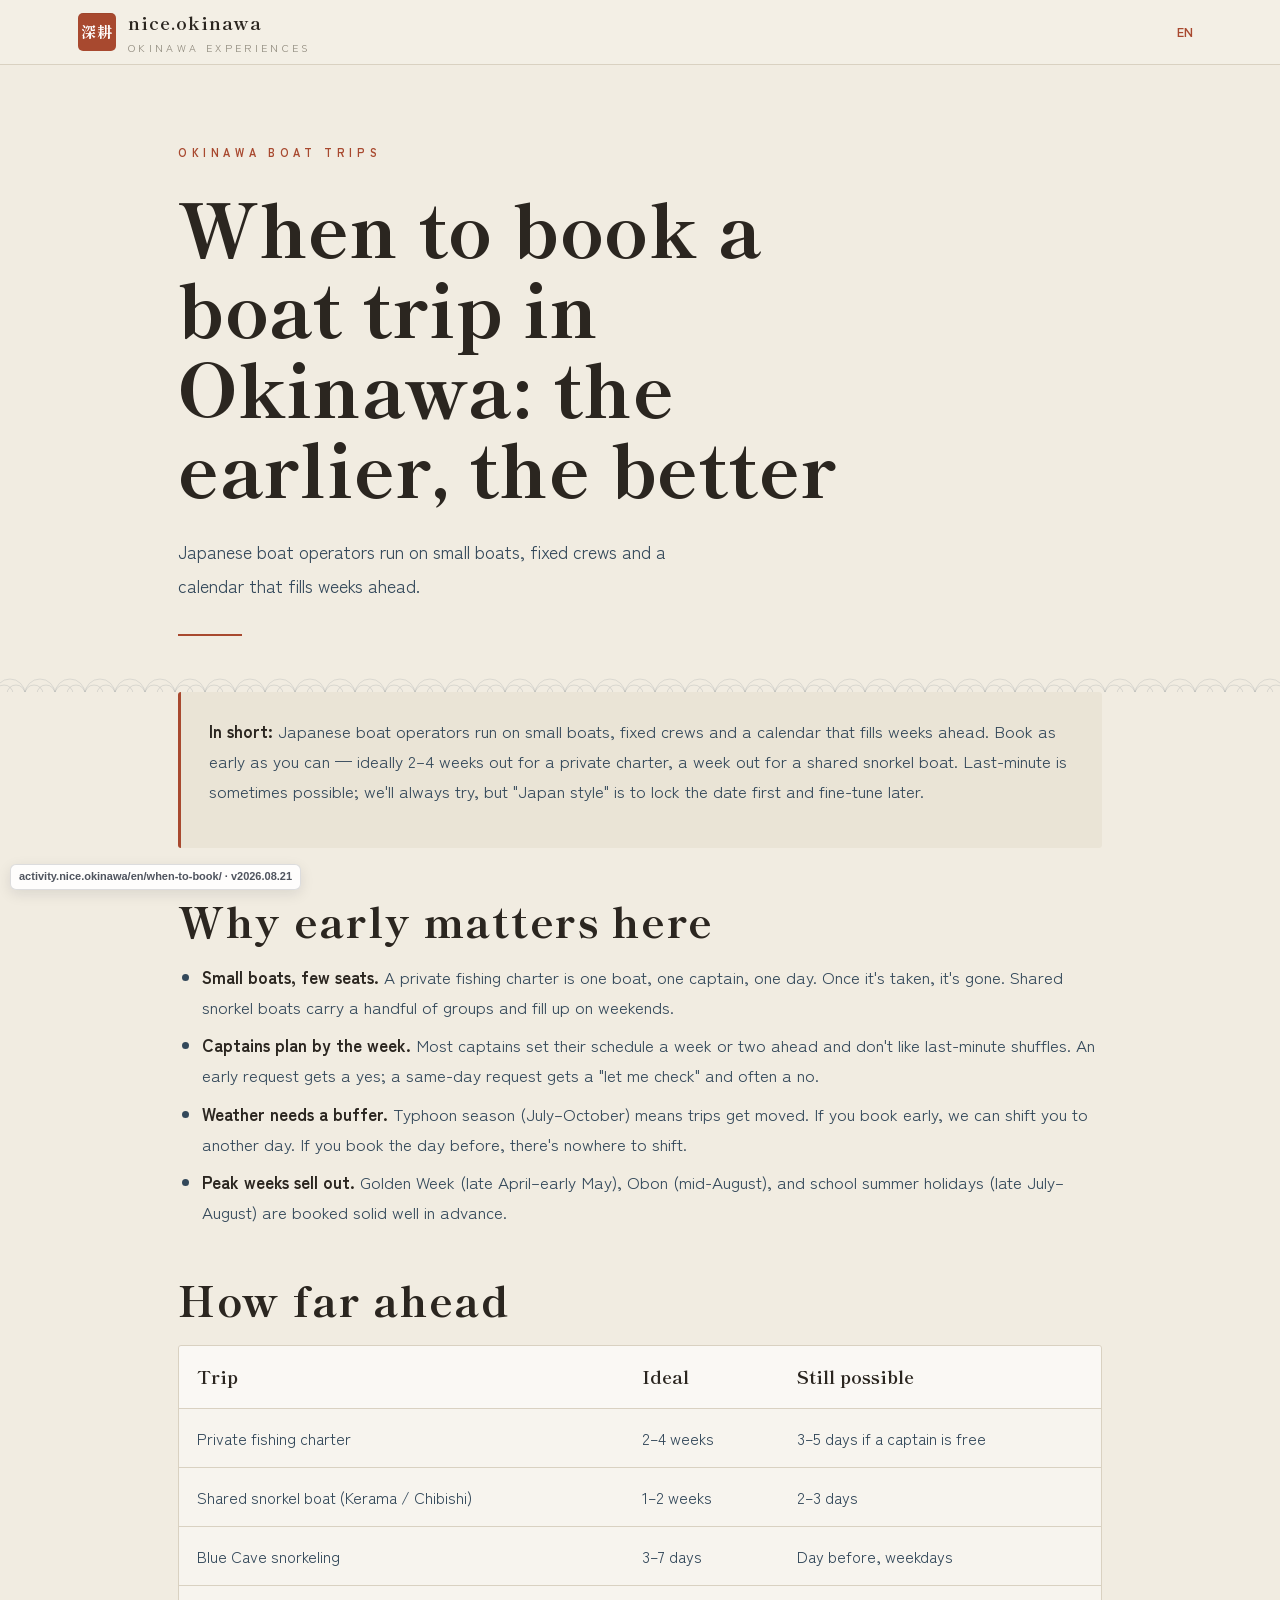
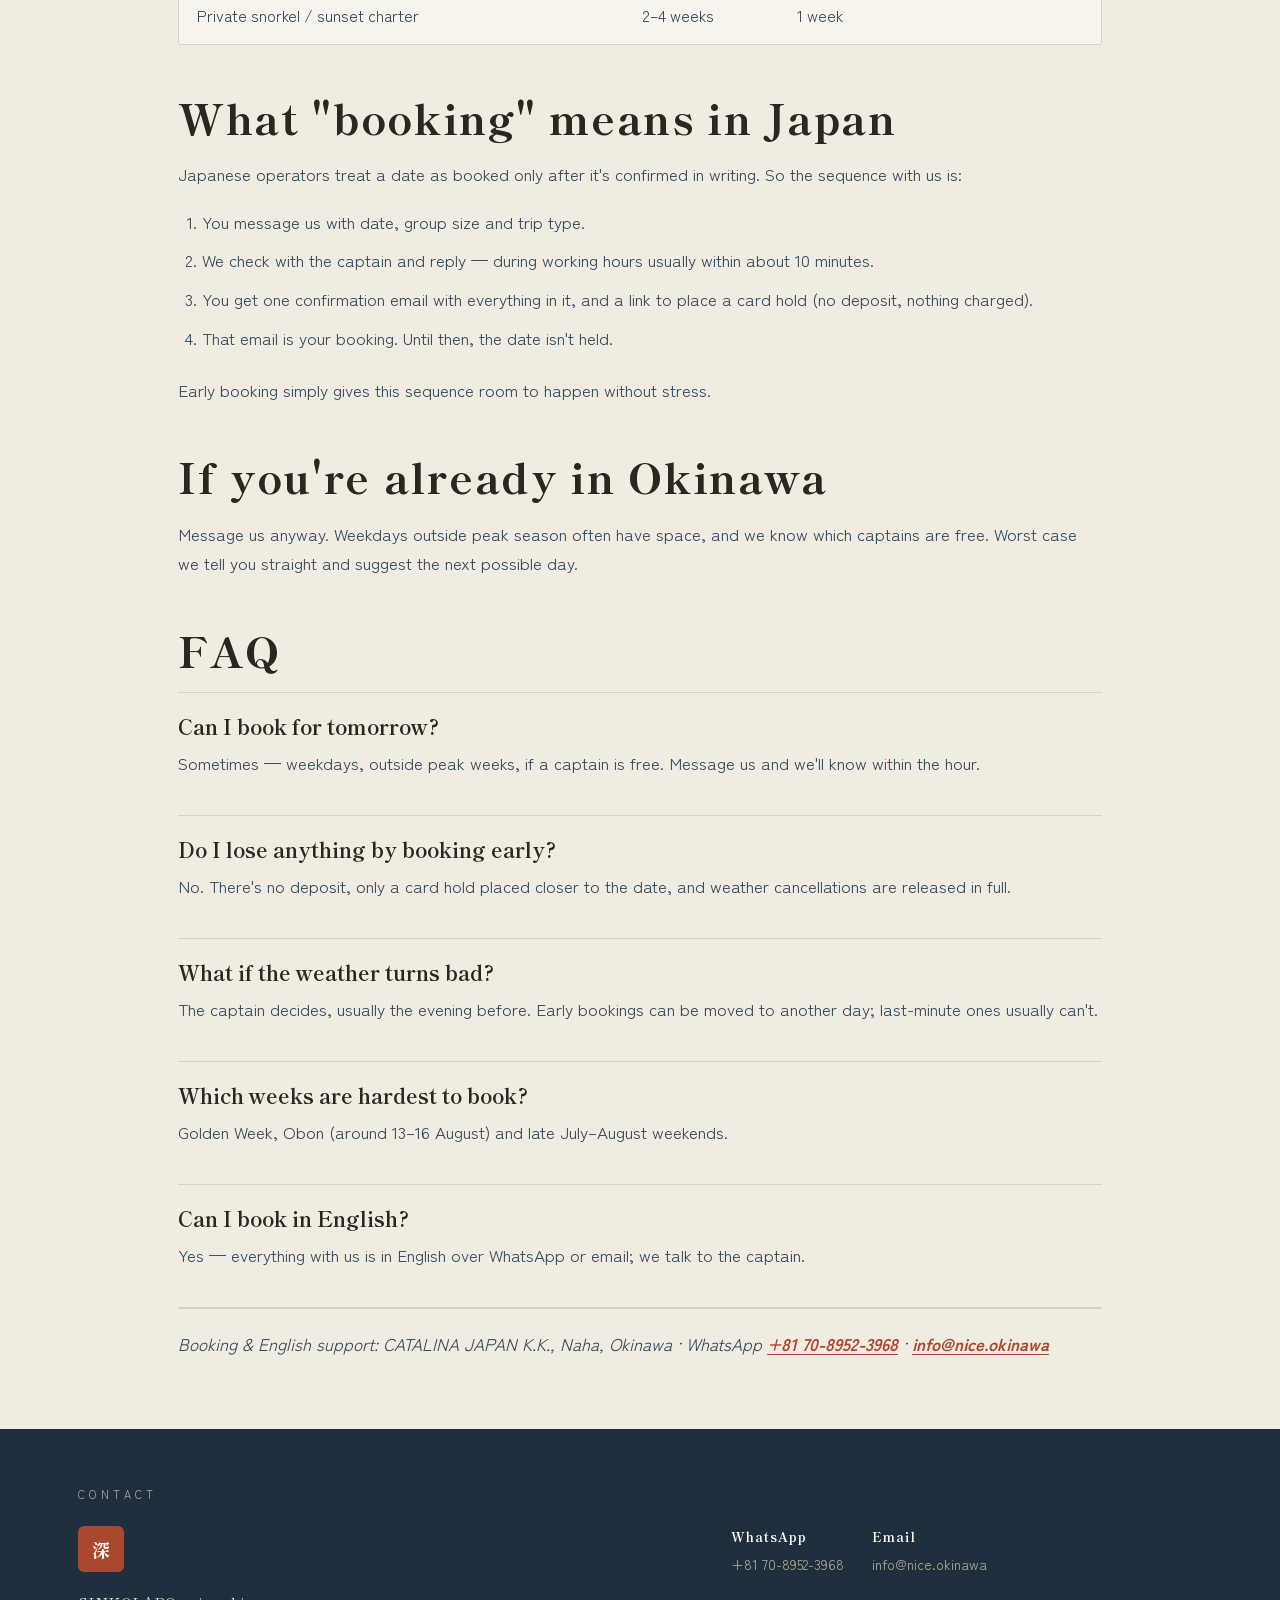
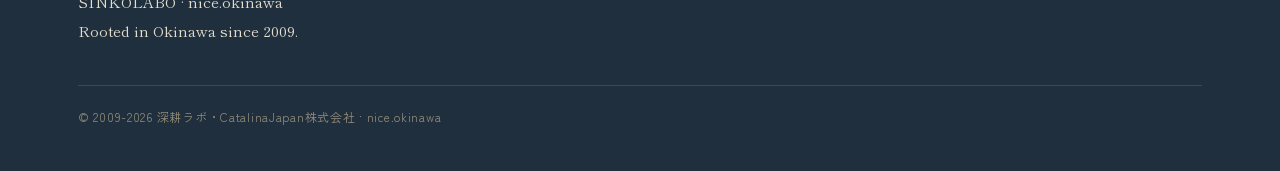
<file: en/when-to-book/index.html>
<!doctype html>
<html lang="en">
<head>
<meta charset="utf-8">
<script>document.documentElement.classList.add('js')</script>
<meta name="viewport" content="width=device-width, initial-scale=1">
<title>When to Book a Boat Trip in Okinawa | The Earlier the Better — nice.okinawa</title>
<meta name="description" content="When should you book a boat trip in Okinawa? For private charters, book 2-4 weeks ahead when possible. For shared snorkel boats, book 1-2 weeks ahead.">
<meta name="robots" content="index,follow,max-image-preview:large">
<meta name="author" content="CATALINA JAPAN K.K.">
<link rel="canonical" href="https://activity.nice.okinawa/en/when-to-book/">

<meta property="og:site_name" content="nice.okinawa">
<meta property="og:title" content="When to Book a Boat Trip in Okinawa: The Earlier, the Better">
<meta property="og:description" content="Small boats, fixed crews and Okinawa weather mean early booking gives you the best chance of getting the date you want.">
<meta property="og:type" content="article">
<meta property="og:url" content="https://activity.nice.okinawa/en/when-to-book/">
<meta property="og:image" content="https://activity.nice.okinawa/images/og.jpg">
<meta property="og:locale" content="en_US">
<meta name="twitter:card" content="summary_large_image">
<meta name="twitter:title" content="When to Book a Boat Trip in Okinawa">
<meta name="twitter:description" content="For private charters, book 2-4 weeks ahead when possible. For shared snorkel boats, book 1-2 weeks ahead.">
<meta name="twitter:image" content="https://activity.nice.okinawa/images/og.jpg">

<link rel="preconnect" href="https://fonts.googleapis.com">
<link rel="preconnect" href="https://fonts.gstatic.com" crossorigin>
<link href="https://fonts.googleapis.com/css2?family=Shippori+Mincho:wght@500;700;800&family=Zen+Kaku+Gothic+New:wght@400;500;700&display=swap" rel="stylesheet">

<style>
  :root{
    --sand:#F1ECE1;
    --sand-2:#E7E0D1;
    --ink:#2B2620;
    --sea:#33485A;
    --sea-2:#202F3D;
    --coral:#A8492F;
    --mist:#8E897C;
    --line:#D9D1C1;
    --maxw:980px;
    --serif:'Shippori Mincho','Noto Serif JP',serif;
    --sans:'Zen Kaku Gothic New',system-ui,-apple-system,'Hiragino Sans','Microsoft YaHei',sans-serif;
  }

  *{box-sizing:border-box;margin:0;padding:0}
  html{scroll-behavior:smooth}
  body{
    background:var(--sand);
    color:var(--ink);
    font-family:var(--sans);
    font-weight:400;
    line-height:1.75;
    -webkit-font-smoothing:antialiased;
    text-rendering:optimizeLegibility;
    overflow-x:hidden;
  }
  h1,h2,h3,p,li,td,th,a{overflow-wrap:anywhere}
  a{color:inherit;text-decoration:none}
  .wrap{max-width:1180px;margin:0 auto;padding:0 28px}
  .article-wrap{max-width:var(--maxw);margin:0 auto;padding:0 28px}

  .topbar{
    position:sticky;top:0;z-index:40;
    background:rgba(243,239,231,.82);
    backdrop-filter:saturate(140%) blur(10px);
    border-bottom:1px solid var(--line);
  }
  .topbar .wrap{display:flex;align-items:center;justify-content:space-between;height:64px}
  .brand{display:flex;align-items:center;gap:12px}
  .seal{
    width:38px;height:38px;flex:0 0 auto;
    background:var(--coral);color:#fff;border-radius:5px;
    display:grid;place-items:center;
    font-family:var(--serif);font-weight:800;font-size:15px;letter-spacing:.04em;
    box-shadow:0 1px 0 rgba(0,0,0,.06) inset;
  }
  .brand-name{font-family:var(--serif);font-weight:700;font-size:18px;letter-spacing:.06em}
  .brand-sub{display:block;font-family:var(--sans);font-weight:400;font-size:10.5px;letter-spacing:.32em;color:var(--mist);text-transform:uppercase;margin-top:1px}
  .langs{display:flex;gap:2px;flex-wrap:wrap}
  .langs a{
    font-family:var(--sans);font-size:12.5px;color:var(--mist);
    padding:6px 9px;border-radius:999px;transition:color .25s,background .25s;
  }
  .langs a:hover{color:var(--ink)}
  .langs a[aria-current="true"]{color:var(--coral);font-weight:700}
  .langs a:focus-visible{outline:2px solid var(--coral);outline-offset:2px}

  .hero{position:relative;padding:78px 0 56px;overflow:hidden}
  .hero .article-wrap{position:relative}
  .eyebrow{
    font-size:11px;letter-spacing:.42em;text-transform:uppercase;color:var(--coral);
    font-weight:700;margin-bottom:24px;
  }
  h1{
    font-family:var(--serif);font-weight:800;
    font-size:clamp(38px,7vw,74px);line-height:1.08;letter-spacing:.01em;
    max-width:15ch;
  }
  .lead{
    margin-top:28px;max-width:62ch;font-size:18px;color:var(--sea);line-height:1.9;
  }
  .hero-rule{margin-top:32px;width:64px;height:2px;background:var(--coral)}
  .seigaiha{
    position:absolute;left:0;right:0;bottom:-2px;height:112px;pointer-events:none;
    opacity:.5;
    background-image:url("data:image/svg+xml,%3Csvg xmlns='http://www.w3.org/2000/svg' width='90' height='30' viewBox='0 0 90 30'%3E%3Cg fill='none' stroke='%2333485A' stroke-width='1' stroke-opacity='0.28'%3E%3Cpath d='M0 30 A15 15 0 0 1 30 30 A15 15 0 0 1 60 30 A15 15 0 0 1 90 30'/%3E%3Cpath d='M0 30 A9 9 0 0 1 18 30 M12 30 A9 9 0 0 1 30 30 M30 30 A9 9 0 0 1 48 30 M42 30 A9 9 0 0 1 60 30 M60 30 A9 9 0 0 1 78 30 M72 30 A9 9 0 0 1 90 30'/%3E%3C/g%3E%3C/svg%3E");
    background-repeat:repeat-x;background-position:bottom;
    -webkit-mask-image:linear-gradient(to top,#000,transparent);
    mask-image:linear-gradient(to top,#000,transparent);
  }

  article{padding:30px 0 16px}
  .article-card{
    background:rgba(231,224,209,.64);
    border-left:3px solid var(--coral);
    border-radius:3px;
    padding:24px 28px;
    margin-bottom:40px;
  }
  .article-card p{color:var(--sea);font-size:17px}
  .article-card strong{color:var(--ink)}
  .content h2{
    font-family:var(--serif);font-weight:800;
    font-size:clamp(28px,4vw,42px);line-height:1.15;letter-spacing:.04em;
    margin:48px 0 18px;
  }
  .content p{font-size:17px;color:var(--sea);margin:0 0 18px}
  .content ul,.content ol{padding-left:24px;margin:0 0 22px;color:var(--sea);font-size:17px}
  .content li{margin:9px 0}
  .content strong{color:var(--ink)}
  .content a{color:var(--coral);font-weight:700;text-decoration:underline;text-decoration-thickness:1px;text-underline-offset:3px}

  .table-wrap{overflow-x:auto;margin:22px 0 30px;border:1px solid var(--line);border-radius:3px;background:rgba(255,255,255,.42)}
  table{width:100%;border-collapse:collapse;min-width:620px}
  th,td{text-align:left;padding:15px 18px;border-bottom:1px solid var(--line);vertical-align:top}
  th{font-family:var(--serif);font-size:18px;background:rgba(255,255,255,.36)}
  tr:last-child td{border-bottom:0}
  td{color:var(--sea)}

  .faq-item{border-top:1px solid var(--line);padding:20px 0}
  .faq-item h3{font-family:var(--serif);font-size:21px;line-height:1.25;margin-bottom:8px}
  .contact-note{
    margin-top:34px;
    padding:20px 0 0;
    border-top:2px solid var(--line);
    color:var(--sea);
    font-style:italic;
  }

  footer{margin-top:70px;background:var(--sea-2);color:#EAE3D4}
  footer .wrap{padding:56px 28px 44px}
  .foot-eyebrow{font-size:11px;letter-spacing:.4em;text-transform:uppercase;color:#B0A98F;margin-bottom:22px}
  .foot-grid{display:grid;grid-template-columns:1.3fr 1fr;gap:40px;align-items:start}
  .channels{display:flex;flex-wrap:wrap;gap:10px 28px}
  .channel{font-size:14px}
  .channel b{display:block;font-family:var(--serif);font-weight:700;font-size:13px;color:#fff;letter-spacing:.08em;margin-bottom:3px}
  .channel span{color:#AEA894}
  .channel span a{color:inherit;text-decoration:none}
  .foot-note{font-family:var(--serif);font-size:15px;line-height:1.9;color:#E4DECF}
  .foot-seal{display:inline-grid;place-items:center;width:46px;height:46px;background:var(--coral);color:#fff;border-radius:6px;font-family:var(--serif);font-weight:800;font-size:18px;margin-bottom:16px}
  .copy{margin-top:40px;padding-top:20px;border-top:1px solid rgba(255,255,255,.12);font-size:12px;color:#928C7B;letter-spacing:.06em}

  .js .reveal{opacity:0;transform:translateY(20px);transition:opacity .8s ease,transform .8s cubic-bezier(.2,.7,.2,1)}
  .js .reveal.in{opacity:1;transform:none}

  @media (max-width:680px){
    .wrap,.article-wrap{padding:0 20px}
    .hero{padding:56px 0 46px}
    .topbar .wrap{height:58px}
    .brand-name{font-size:16px}
    .article-card{padding:20px}
    .foot-grid{grid-template-columns:1fr;gap:30px}
  }
  @media (max-width:390px){
    .wrap,.article-wrap{padding:0 18px}
    .langs a{padding:6px 7px}
    .brand-sub{letter-spacing:.22em}
    h1{font-size:36px}
    .lead,.content p,.content ul,.content ol,.article-card p{font-size:16px}
    th,td{padding:12px 14px}
  }
  @media (prefers-reduced-motion:reduce){
    .js .reveal{opacity:1;transform:none;transition:none}
    html{scroll-behavior:auto}
  }
</style>
<style id="nice-screenshot-mark-style">
.nice-screenshot-mark {
  position: fixed;
  left: max(10px, env(safe-area-inset-left));
  bottom: max(10px, env(safe-area-inset-bottom));
  z-index: 2147483000;
  max-width: min(70vw, 520px);
  padding: 5px 8px;
  border: 1px solid rgba(17, 24, 39, 0.14);
  border-radius: 6px;
  background: rgba(255, 255, 255, 0.88);
  color: rgba(17, 24, 39, 0.74);
  box-shadow: 0 4px 14px rgba(17, 24, 39, 0.10);
  font: 600 11px/1.25 -apple-system, BlinkMacSystemFont, "Segoe UI", sans-serif;
  letter-spacing: 0;
  pointer-events: none;
  backdrop-filter: blur(10px);
}
@media (max-width: 640px) {
  .nice-screenshot-mark {
    max-width: calc(100vw - 20px);
    font-size: 10px;
  }
}
@media print {
  .nice-screenshot-mark { display: none; }
}
</style>

<script type="application/ld+json">
{
  "@context": "https://schema.org",
  "@graph": [
    {
      "@type": "Organization",
      "@id": "https://activity.nice.okinawa/#org",
      "name": "CATALINA JAPAN K.K.",
      "url": "https://activity.nice.okinawa/",
      "email": "info@nice.okinawa",
      "contactPoint": {
        "@type": "ContactPoint",
        "telephone": "+81-70-8952-3968",
        "contactType": "booking support",
        "availableLanguage": "English"
      }
    },
    {
      "@type": "Article",
      "@id": "https://activity.nice.okinawa/en/when-to-book/#article",
      "headline": "When to book a boat trip in Okinawa: the earlier, the better",
      "description": "Japanese boat operators run on small boats, fixed crews and a calendar that fills weeks ahead. This guide explains how early to book private charters and shared snorkel boats in Okinawa.",
      "inLanguage": "en",
      "datePublished": "2026-08-21",
      "dateModified": "2026-08-21",
      "author": {
        "@id": "https://activity.nice.okinawa/#org"
      },
      "publisher": {
        "@id": "https://activity.nice.okinawa/#org"
      },
      "mainEntityOfPage": "https://activity.nice.okinawa/en/when-to-book/",
      "image": "https://activity.nice.okinawa/images/og.jpg"
    },
    {
      "@type": "HowTo",
      "@id": "https://activity.nice.okinawa/en/when-to-book/#howto",
      "name": "How to book a boat trip in Okinawa",
      "description": "The usual booking sequence for Okinawa boat trips arranged in English.",
      "step": [
        {
          "@type": "HowToStep",
          "position": 1,
          "name": "Send your request",
          "text": "Message us with date, group size and trip type."
        },
        {
          "@type": "HowToStep",
          "position": 2,
          "name": "Captain check",
          "text": "We check with the captain and reply during working hours, usually within about 10 minutes."
        },
        {
          "@type": "HowToStep",
          "position": 3,
          "name": "Confirmation email",
          "text": "You get one confirmation email with everything in it, plus a link to place a card hold."
        },
        {
          "@type": "HowToStep",
          "position": 4,
          "name": "Booking confirmed",
          "text": "That email is your booking. Until then, the date is not held."
        }
      ]
    },
    {
      "@type": "FAQPage",
      "@id": "https://activity.nice.okinawa/en/when-to-book/#faq",
      "mainEntity": [
        {
          "@type": "Question",
          "name": "Can I book for tomorrow?",
          "acceptedAnswer": {
            "@type": "Answer",
            "text": "Sometimes - weekdays, outside peak weeks, if a captain is free. Message us and we'll know within the hour."
          }
        },
        {
          "@type": "Question",
          "name": "Do I lose anything by booking early?",
          "acceptedAnswer": {
            "@type": "Answer",
            "text": "No. There's no deposit, only a card hold placed closer to the date, and weather cancellations are released in full."
          }
        },
        {
          "@type": "Question",
          "name": "What if the weather turns bad?",
          "acceptedAnswer": {
            "@type": "Answer",
            "text": "The captain decides, usually the evening before. Early bookings can be moved to another day; last-minute ones usually can't."
          }
        },
        {
          "@type": "Question",
          "name": "Which weeks are hardest to book?",
          "acceptedAnswer": {
            "@type": "Answer",
            "text": "Golden Week, Obon around 13-16 August and late July-August weekends."
          }
        },
        {
          "@type": "Question",
          "name": "Can I book in English?",
          "acceptedAnswer": {
            "@type": "Answer",
            "text": "Yes - everything with us is in English over WhatsApp or email; we talk to the captain."
          }
        }
      ]
    },
    {
      "@type": "BreadcrumbList",
      "@id": "https://activity.nice.okinawa/en/when-to-book/#breadcrumb",
      "itemListElement": [
        {
          "@type": "ListItem",
          "position": 1,
          "name": "Okinawa Experiences",
          "item": "https://activity.nice.okinawa/en/"
        },
        {
          "@type": "ListItem",
          "position": 2,
          "name": "When to book",
          "item": "https://activity.nice.okinawa/en/when-to-book/"
        }
      ]
    }
  ]
}
</script>
</head>
<body>

<header class="topbar">
  <div class="wrap">
    <a class="brand" href="https://activity.nice.okinawa/en/" aria-label="nice.okinawa">
      <span class="seal">深耕</span>
      <span>
        <span class="brand-name">nice.okinawa</span>
        <span class="brand-sub">Okinawa Experiences</span>
      </span>
    </a>
    <nav class="langs" aria-label="Language"><a href="https://activity.nice.okinawa/en/" hreflang="en" aria-current="true">EN</a></nav>
  </div>
</header>

<main>
  <section class="hero">
    <div class="article-wrap">
      <p class="eyebrow">Okinawa boat trips</p>
      <h1>When to book a boat trip in Okinawa: the earlier, the better</h1>
      <p class="lead">Japanese boat operators run on small boats, fixed crews and a calendar that fills weeks ahead.</p>
      <div class="hero-rule"></div>
    </div>
    <div class="seigaiha" aria-hidden="true"></div>
  </section>

  <article class="article-wrap content">
    <div class="article-card reveal">
      <p><strong>In short:</strong> Japanese boat operators run on small boats, fixed crews and a calendar that fills weeks ahead. Book as early as you can — ideally 2–4 weeks out for a private charter, a week out for a shared snorkel boat. Last-minute is sometimes possible; we'll always try, but "Japan style" is to lock the date first and fine-tune later.</p>
    </div>

    <section class="reveal">
      <h2>Why early matters here</h2>
      <ul>
        <li><strong>Small boats, few seats.</strong> A private fishing charter is one boat, one captain, one day. Once it's taken, it's gone. Shared snorkel boats carry a handful of groups and fill up on weekends.</li>
        <li><strong>Captains plan by the week.</strong> Most captains set their schedule a week or two ahead and don't like last-minute shuffles. An early request gets a yes; a same-day request gets a "let me check" and often a no.</li>
        <li><strong>Weather needs a buffer.</strong> Typhoon season (July–October) means trips get moved. If you book early, we can shift you to another day. If you book the day before, there's nowhere to shift.</li>
        <li><strong>Peak weeks sell out.</strong> Golden Week (late April–early May), Obon (mid-August), and school summer holidays (late July–August) are booked solid well in advance.</li>
      </ul>
    </section>

    <section class="reveal">
      <h2>How far ahead</h2>
      <div class="table-wrap">
        <table>
          <thead>
            <tr>
              <th>Trip</th>
              <th>Ideal</th>
              <th>Still possible</th>
            </tr>
          </thead>
          <tbody>
            <tr>
              <td>Private fishing charter</td>
              <td>2–4 weeks</td>
              <td>3–5 days if a captain is free</td>
            </tr>
            <tr>
              <td>Shared snorkel boat (Kerama / Chibishi)</td>
              <td>1–2 weeks</td>
              <td>2–3 days</td>
            </tr>
            <tr>
              <td>Blue Cave snorkeling</td>
              <td>3–7 days</td>
              <td>Day before, weekdays</td>
            </tr>
            <tr>
              <td>Private snorkel / sunset charter</td>
              <td>2–4 weeks</td>
              <td>1 week</td>
            </tr>
          </tbody>
        </table>
      </div>
    </section>

    <section class="reveal">
      <h2>What "booking" means in Japan</h2>
      <p>Japanese operators treat a date as booked only after it's confirmed in writing. So the sequence with us is:</p>
      <ol>
        <li>You message us with date, group size and trip type.</li>
        <li>We check with the captain and reply — during working hours usually within about 10 minutes.</li>
        <li>You get one confirmation email with everything in it, and a link to place a card hold (no deposit, nothing charged).</li>
        <li>That email is your booking. Until then, the date isn't held.</li>
      </ol>
      <p>Early booking simply gives this sequence room to happen without stress.</p>
    </section>

    <section class="reveal">
      <h2>If you're already in Okinawa</h2>
      <p>Message us anyway. Weekdays outside peak season often have space, and we know which captains are free. Worst case we tell you straight and suggest the next possible day.</p>
    </section>

    <section class="reveal" id="faq">
      <h2>FAQ</h2>
      <div class="faq-item">
        <h3>Can I book for tomorrow?</h3>
        <p>Sometimes — weekdays, outside peak weeks, if a captain is free. Message us and we'll know within the hour.</p>
      </div>
      <div class="faq-item">
        <h3>Do I lose anything by booking early?</h3>
        <p>No. There's no deposit, only a card hold placed closer to the date, and weather cancellations are released in full.</p>
      </div>
      <div class="faq-item">
        <h3>What if the weather turns bad?</h3>
        <p>The captain decides, usually the evening before. Early bookings can be moved to another day; last-minute ones usually can't.</p>
      </div>
      <div class="faq-item">
        <h3>Which weeks are hardest to book?</h3>
        <p>Golden Week, Obon (around 13–16 August) and late July–August weekends.</p>
      </div>
      <div class="faq-item">
        <h3>Can I book in English?</h3>
        <p>Yes — everything with us is in English over WhatsApp or email; we talk to the captain.</p>
      </div>
    </section>

    <p class="contact-note reveal">Booking &amp; English support: CATALINA JAPAN K.K., Naha, Okinawa · WhatsApp <a href="https://wa.me/817089523968" target="_blank" rel="noopener">+81 70-8952-3968</a> · <a href="mailto:info@nice.okinawa">info@nice.okinawa</a></p>
  </article>
</main>

<footer>
  <div class="wrap">
    <div class="foot-eyebrow">Contact</div>
    <div class="foot-grid">
      <div>
        <div class="foot-seal">深</div>
        <p class="foot-note">SINKOLABO · nice.okinawa<br>Rooted in Okinawa since 2009.</p>
      </div>
      <div class="channels reveal">
        <div class="channel"><b>WhatsApp</b><span><a href="https://wa.me/817089523968" target="_blank" rel="noopener">+81 70-8952-3968</a></span></div>
        <div class="channel"><b>Email</b><span><a href="mailto:info@nice.okinawa">info@nice.okinawa</a></span></div>
      </div>
    </div>
    <div class="copy">© 2009-2026 深耕ラボ・CatalinaJapan株式会社 · nice.okinawa</div>
  </div>
</footer>

<script>(function(){var e=document.querySelectorAll('.reveal');if(!('IntersectionObserver'in window)||matchMedia('(prefers-reduced-motion:reduce)').matches){e.forEach(function(x){x.classList.add('in')});return}var io=new IntersectionObserver(function(en){en.forEach(function(x){if(x.isIntersecting){x.target.classList.add('in');io.unobserve(x.target)}})},{threshold:.12,rootMargin:'0px 0px -8% 0px'});e.forEach(function(x){io.observe(x)})})();</script>
<div class="nice-screenshot-mark" aria-label="Page address and version">activity.nice.okinawa/en/when-to-book/ · v2026.08.21</div>
  <script src="https://analytics.nice.okinawa/beacon.js"
    data-site="activity" defer></script>
</body>
</html>
</file>
<file: brand/tokens.css>
:root {
  --opt-blue-900: #0060B4;
  --opt-blue-500: #009CD8;
  --opt-teal-500: #00B4C0;
  --opt-mint-500: #3CC090;
  --opt-sky-200: #6CCCE4;
  --opt-sun-500: #FCB400;
  --opt-ink: #1F2A37;
  --opt-paper: #FFFFFF;
  --opt-mist: #F2F8FA;

  --opt-border: #DCE8EC;
  --opt-radius: 12px;
  --opt-shadow: 0 12px 30px rgba(31, 42, 55, 0.08);
  --opt-font-heading: "Nunito", "Noto Sans CJK JP", "Noto Sans CJK SC", "Noto Sans JP", "Noto Sans SC", system-ui, sans-serif;
  --opt-font-body: system-ui, -apple-system, BlinkMacSystemFont, "Segoe UI", "Noto Sans CJK JP", "Noto Sans CJK SC", "Noto Sans JP", "Noto Sans SC", sans-serif;
}

.opt-surface {
  background: var(--opt-mist);
  color: var(--opt-ink);
  font-family: var(--opt-font-body);
}

.opt-heading {
  color: var(--opt-blue-900);
  font-family: var(--opt-font-heading);
  font-weight: 800;
}

.opt-card {
  background: var(--opt-paper);
  border: 1px solid var(--opt-border);
  border-radius: var(--opt-radius);
  box-shadow: var(--opt-shadow);
}

.opt-button {
  align-items: center;
  border-radius: var(--opt-radius);
  cursor: pointer;
  display: inline-flex;
  font-family: var(--opt-font-heading);
  font-weight: 800;
  gap: 0.45rem;
  justify-content: center;
  min-height: 44px;
  padding: 0.72rem 1rem;
  text-decoration: none;
  transition: background-color 160ms ease, border-color 160ms ease, color 160ms ease, transform 160ms ease;
}

.opt-button:hover {
  transform: translateY(-1px);
}

.opt-button-primary {
  background: var(--opt-blue-900);
  border: 1px solid var(--opt-blue-900);
  color: var(--opt-paper);
}

.opt-button-secondary {
  background: var(--opt-paper);
  border: 1px solid var(--opt-blue-500);
  color: var(--opt-blue-900);
}

.opt-button-danger {
  background: #EEF3F5;
  border: 1px solid #CAD8DD;
  color: #52616B;
}

.opt-link {
  color: var(--opt-blue-500);
  font-weight: 700;
}

.opt-tag {
  background: rgba(0, 180, 192, 0.12);
  border: 1px solid rgba(0, 180, 192, 0.28);
  border-radius: 999px;
  color: var(--opt-teal-500);
  display: inline-flex;
  font-family: var(--opt-font-heading);
  font-size: 0.78rem;
  font-weight: 800;
  padding: 0.22rem 0.62rem;
}

.opt-tag-success {
  background: rgba(60, 192, 144, 0.13);
  border-color: rgba(60, 192, 144, 0.3);
  color: #19855E;
}

.opt-field {
  background: var(--opt-paper);
  border: 1px solid var(--opt-border);
  border-radius: var(--opt-radius);
  color: var(--opt-ink);
  font: inherit;
  min-height: 44px;
  padding: 0.72rem 0.85rem;
  width: 100%;
}

.opt-field:focus {
  border-color: var(--opt-blue-500);
  box-shadow: 0 0 0 3px rgba(0, 156, 216, 0.16);
  outline: none;
}
</file>
